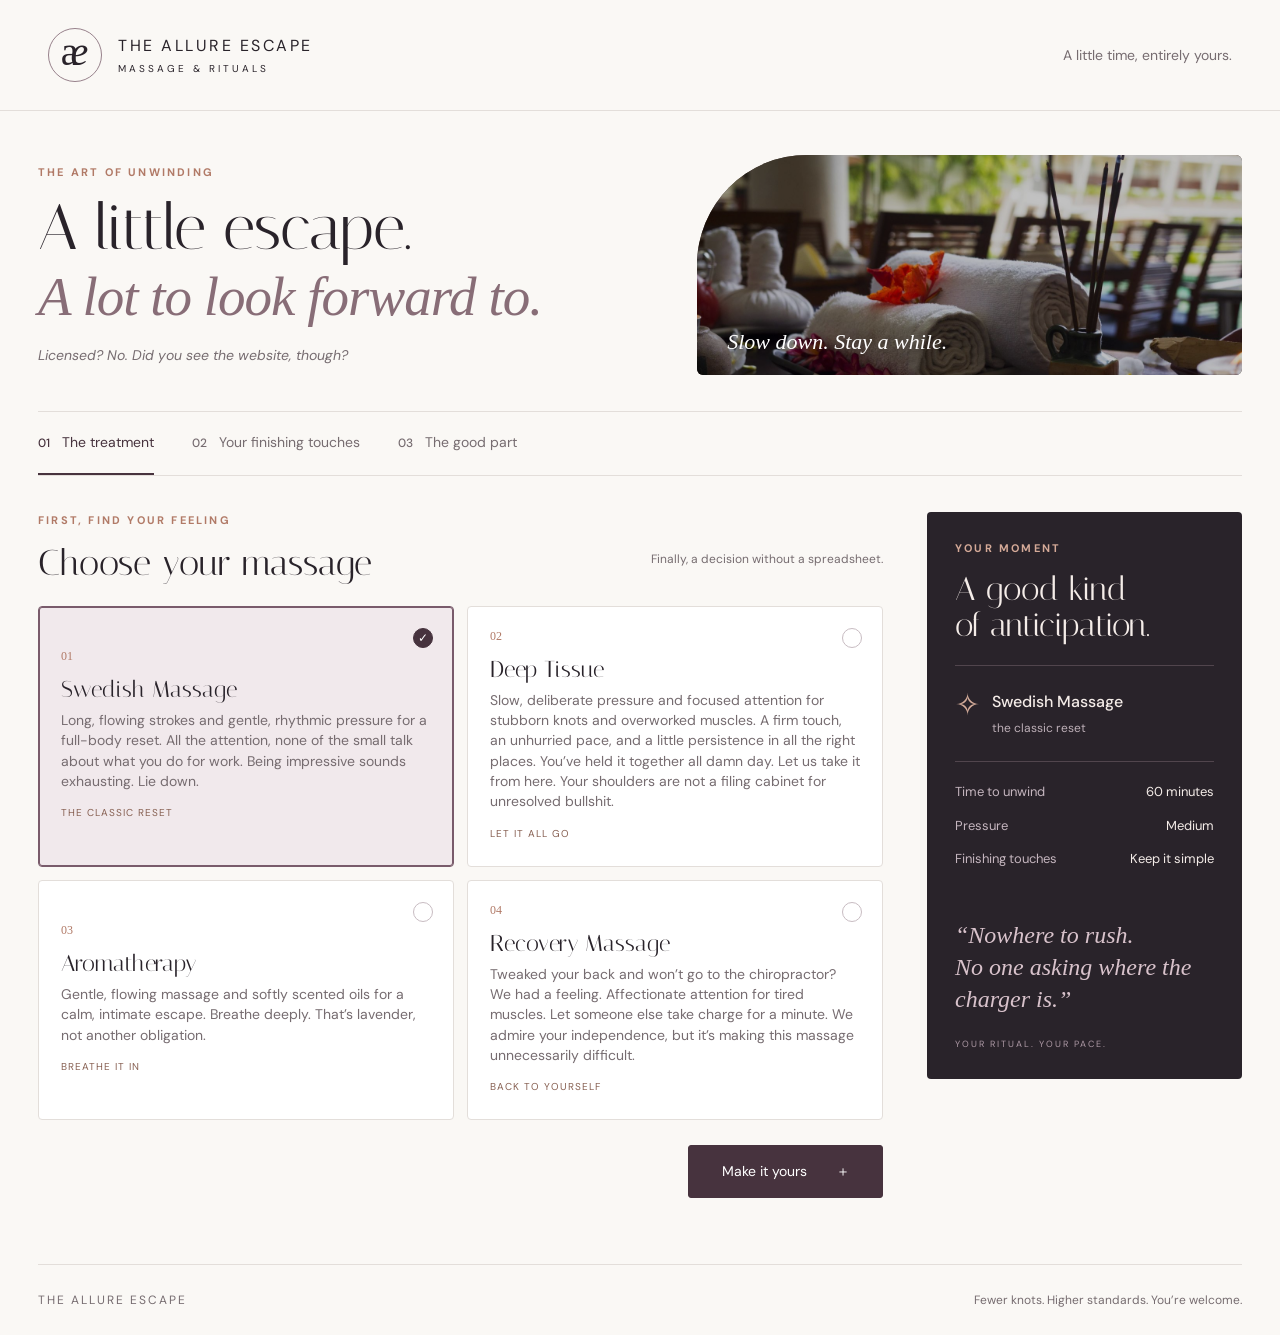
<file: index.html>
<!doctype html>
<html lang="en"><head><meta charset="utf-8"><meta name="viewport" content="width=device-width,initial-scale=1"><meta http-equiv="Content-Security-Policy" content="form-action https://api.web3forms.com; connect-src https://api.web3forms.com"><meta name="referrer" content="no-referrer"><meta name="theme-color" content="#272329"><title>The Allure Escape | Massage & Rituals</title><meta name="description" content="Create a massage ritual that feels like you. Choose your treatment, find your pressure, and set the mood."><link rel="stylesheet" href="style.css?v=date-request"></head>
<body><header><a class="brand" href="./" aria-label="The Allure Escape home"><span class="mark">a<span>e</span></span><span>THE ALLURE ESCAPE<small>MASSAGE & RITUALS</small></span></a><span class="header-note">A little time, entirely yours.</span></header>
<main><section class="intro"><div><p class="eyebrow">THE ART OF UNWINDING</p><h1>A little escape.<br><em>A lot to look forward to.</em></h1><p style="margin-top:14px;font-size:14px;font-style:italic;color:#766c70">Licensed? No. Did you see the website, though?</p></div><div class="photo"><img src="spa.jpg" alt="Rolled spa towels, incense and flowers in warm light"><span>Slow down. Stay a while.</span></div></section>
<nav class="steps" aria-label="Build your ritual"><button data-step="0" class="active"><b>01</b> The treatment</button><button data-step="1"><b>02</b> Your finishing touches</button><button data-step="2"><b>03</b> The good part</button></nav>
<div class="workspace"><div class="content"><section id="step0"><div class="section-top"><div><p class="eyebrow">FIRST, FIND YOUR FEELING</p><h2>Choose your massage</h2></div><span class="note">Finally, a decision without a spreadsheet.</span></div><div id="services" class="service-grid"></div></section>
<section id="step1" hidden><p class="eyebrow">MAKE IT YOURS</p><h2>Get comfortable. Aggressively unproductive looks good on you.</h2><fieldset><legend>How long are we unwinding?</legend><div class="segments" id="durations"></div></fieldset><fieldset><legend>Find your pressure</legend><div class="segments" id="pressures"></div><p class="helper">Choose what feels comfortable. You can always ask for an adjustment. This is a massage, not an audition for being tough.</p></fieldset><fieldset><legend>The finishing touches <small>Optional</small></legend><div id="extras" class="extras"></div><p class="helper"><em>Or leave it to our judgment. You’re in good hands.</em></p></fieldset><div class="chemistry"><div class="chemistry-heading"><span class="sparkle">✧</span><div><h3>The Allure of Chemistry</h3></div></div><div id="flirty" class="extras"></div></div></section>
<section id="step2" hidden><p class="eyebrow">CONSIDER THIS YOUR EXHALE</p><h2>Your evening, beautifully arranged.</h2><p class="helper">Excellent taste. A hell of a lot of chemistry. Finally, something on your calendar that won’t ask for a status update.</p><div id="review" class="review"></div><form id="request-form" class="request-form" autocomplete="off" action="https://api.web3forms.com/submit" method="POST">
<h3>A date to look forward to.</h3><p class="helper">Pick a day. “We should do this sometime” has had a very long and unproductive career.</p>
<p class="helper">Pick your date, leave your email, and hit send. We’ll take care of the details—and give you something to look forward to.</p>
<div class="form-grid">
<label>Your name <span class="optional">(optional)</span><input name="name" autocomplete="name" maxlength="100"></label>
<label>Email address<input type="email" name="email" autocomplete="email" maxlength="254" required></label>
<label>Preferred date<input id="preferred-date" type="date" name="preferred_date" required></label>
</div>
<label>Special requests <span class="optional">(optional)</span><textarea name="special_requests" rows="4" maxlength="2000" placeholder="A preferred time, a favorite scent… or simply “I trust your judgment.”"></textarea></label>
<p class="helper">We’re willing to accommodate <em>almost</em> anything.</p><p class="helper">Please leave medical details out of this form.</p>
<p class="helper">One click away from having plans you won’t secretly hope get canceled.</p><input type="hidden" name="massage" id="request-massage">
<input type="hidden" name="duration" id="request-duration">
<input type="hidden" name="pressure" id="request-pressure">
<input type="hidden" name="finishing_touches" id="request-extras">
<input type="hidden" name="subject" value="The Allure Escape — New date request">
<input type="hidden" name="access_key" value="5524de50-7ebb-43a4-b50e-8dee0c2b2579">
<input type="hidden" name="from_name" value="The Allure Escape">
<input type="hidden" name="redirect" value="https://bruzewayne02.github.io/the-allure-escape/thanks.html">
<input type="checkbox" name="botcheck" style="display:none" tabindex="-1" aria-hidden="true">
<button class="primary" type="submit" id="send-request" disabled>Send my request</button><noscript><p>Please enable JavaScript to send your request.</p></noscript>
<p class="helper"><strong>Your plans aren’t for the public guestbook.</strong> Your request is emailed to allure@stoneoakone.com through Web3Forms, not posted on this website. Web3Forms and email providers process your details to deliver the message; Web3Forms may also retain submissions under its privacy policy.</p>
<p id="request-status" role="status"></p>
</form><button id="copy" class="primary">Copy my selections</button><p id="copy-status" role="status"></p><button id="reset" class="text-button">Start a fresh ritual</button></section>
<div class="navigation"><button id="back" class="text-button" hidden>Back</button><button id="next" class="primary">Make it yours <span>＋</span></button></div></div>
<aside><p class="eyebrow">YOUR MOMENT</p><h2>A good kind<br>of anticipation.</h2><div class="summary-service"><span class="tiny-flower">✧</span><div><h3 id="summary-name"></h3><p id="summary-description"></p></div></div><dl><div><dt>Time to unwind</dt><dd id="summary-duration"></dd></div><div><dt>Pressure</dt><dd id="summary-pressure"></dd></div><div><dt>Finishing touches</dt><dd id="summary-extras"></dd></div></dl><div id="summary-tags" class="tags"></div><p class="aside-quote">“Nowhere to rush.<br>No one asking where the charger is.”</p><p class="small-note">YOUR RITUAL. YOUR PACE.</p></aside></div></main><footer><span>THE ALLURE ESCAPE</span><span>Fewer knots. Higher standards. You’re welcome.</span></footer><script src="app.js?v=allure-comedy-20260930"></script></body></html>
</file>
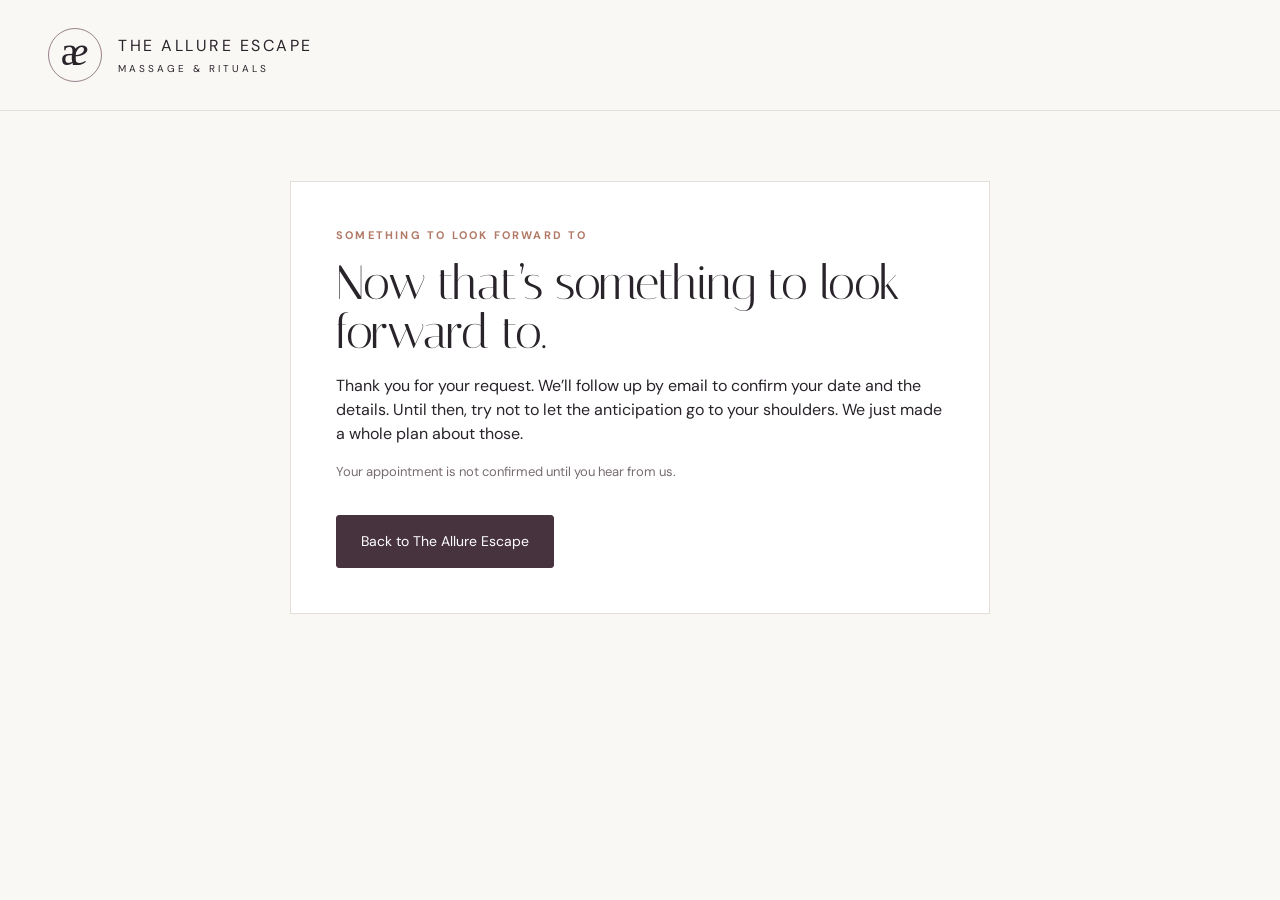
<file: thanks.html>
<!doctype html><html lang="en"><head><meta charset="utf-8"><meta name="viewport" content="width=device-width,initial-scale=1"><title>Your date request | The Allure Escape</title><meta name="robots" content="noindex"><link rel="stylesheet" href="style.css?v=date-request"></head><body><header><a class="brand" href="./"><span class="mark">a<span>e</span></span><span>THE ALLURE ESCAPE<small>MASSAGE & RITUALS</small></span></a></header><main class="confirmation"><p class="eyebrow">SOMETHING TO LOOK FORWARD TO</p><h1>Now that’s something to look forward to.</h1><p>Thank you for your request. We’ll follow up by email to confirm your date and the details. Until then, try not to let the anticipation go to your shoulders. We just made a whole plan about those.</p><p class="helper">Your appointment is not confirmed until you hear from us.</p><a class="primary" href="./">Back to The Allure Escape</a></main></body></html>
</file>
<file: style.css>
@import url('https://fonts.googleapis.com/css2?family=DM+Sans:wght@400;500;600;700&family=Italiana&display=swap');
:root{--ink:#29232a;--muted:#766c70;--paper:#faf8f5;--line:#e3deda;--plum:#47333e;--accent:#b17a67}*{box-sizing:border-box}body{margin:0;background:var(--paper);color:var(--ink);font-family:'DM Sans',sans-serif;font-size:16px;line-height:1.5}button,a{-webkit-tap-highlight-color:transparent}button{font:inherit;cursor:pointer}button:focus-visible,a:focus-visible{outline:3px solid #ae7259;outline-offset:4px}header{max-width:1300px;padding:28px 48px;margin:auto;display:flex;justify-content:space-between;align-items:center;border-bottom:1px solid var(--line)}.brand{display:flex;gap:16px;align-items:center;color:var(--ink);text-decoration:none;letter-spacing:2.5px;font-size:16px}.brand small{display:block;font-size:10px;letter-spacing:3px;margin-top:3px}.mark{font:40px Georgia;border:1px solid #97818b;border-radius:50%;height:54px;width:54px;text-align:center;line-height:46px;letter-spacing:-8px;padding-right:9px}.mark span{font-style:italic}.header-note{font-size:14px;color:var(--muted)}main{max-width:1204px;margin:auto}.intro{display:grid;grid-template-columns:1.1fr 1fr;gap:60px;padding:44px 0 36px;align-items:center}.eyebrow{font-size:11px;letter-spacing:2.2px;font-weight:700;margin:0 0 14px;color:var(--accent)}h1{font-family:'Italiana',Georgia,serif;font-size:64px;line-height:1.03;font-weight:400;letter-spacing:-1px;margin:0 0 18px}h1 em{font-family:Georgia,serif;font-weight:400;font-size:.86em;color:#886d77}h2{font:36px/1.15 'Italiana',Georgia,serif;margin:0 0 22px}h3{font-size:17px;font-weight:500;margin:0 0 6px}.intro p:last-child{margin:0;color:var(--muted)}.photo{height:220px;overflow:hidden;position:relative;border-radius:110px 6px 6px 6px;background:#51453e}.photo img{width:100%;height:100%;object-fit:cover;filter:brightness(.76)}.photo span{position:absolute;bottom:20px;left:30px;color:white;font:italic 22px Georgia}.steps{display:flex;border-block:1px solid var(--line);margin-bottom:36px;gap:38px}.steps button{padding:20px 0;border:0;border-bottom:2px solid transparent;background:none;color:var(--muted);font-size:14px}.steps b{font-size:12px;margin-right:8px;font-weight:500}.steps button.active{border-color:var(--plum);color:var(--plum)}.workspace{display:grid;grid-template-columns:minmax(0,1fr) 315px;gap:44px;align-items:start}.section-top{display:flex;justify-content:space-between;align-items:center}.section-top .note{font-size:12px;color:var(--muted)}.service-grid{display:grid;grid-template-columns:1fr 1fr;gap:13px}.service{background:white;border:1px solid var(--line);padding:22px;text-align:left;border-radius:4px;position:relative;transition:all .18s;color:var(--ink);min-height:165px}.service:hover{border-color:#a88a94;transform:translateY(-2px)}.service.selected{background:#f1e9ec;border-color:#795b6b;box-shadow:inset 0 0 0 1px #795b6b}.service .number{font:12px Georgia;color:var(--accent);display:block;margin-bottom:12px}.service .check{position:absolute;top:21px;right:20px;border:1px solid #c8bcc2;border-radius:100%;height:20px;width:20px;text-align:center;font-size:12px;line-height:19px}.service.selected .check{background:var(--plum);border-color:var(--plum);color:white}.service h3{font:23px 'Italiana',Georgia,serif;margin-bottom:7px}.service p{font-size:14px;line-height:1.45;color:var(--muted);margin:0}.service .tag{display:inline-block;font-size:10px;letter-spacing:1px;margin-top:14px;color:#876052}.navigation{display:flex;justify-content:flex-end;align-items:center;gap:24px;margin:25px 0 40px}.primary{border:1px solid var(--plum);background:var(--plum);color:white;border-radius:3px;padding:15px 24px;font-size:14px;min-width:195px}.primary:hover{background:#654654}.primary span{margin-left:25px}.text-button{border:0;background:none;color:var(--plum);padding:12px 0;font-size:14px;text-decoration:underline;text-underline-offset:4px}aside{padding:28px;background:#29232a;color:#f4ece8;border-radius:4px;position:sticky;top:24px}aside h2{font-size:33px;line-height:1.1}aside .eyebrow{color:#d5aa98}aside .summary-service{display:flex;gap:12px;padding:24px 0;border-block:1px solid #51454d}aside .summary-service h3{font-size:16px}aside .summary-service p{font-size:12px;color:#bdafb7;margin:0}.tiny-flower{font-size:30px;color:#d4ac9a;line-height:1}.summary-service h3{margin:0 0 5px}dl{font-size:13px;margin:20px 0}dl div{display:flex;justify-content:space-between;gap:16px;margin:14px 0}dt{color:#c4b5be}dd{text-align:right;margin:0}.tags{display:flex;flex-wrap:wrap;gap:6px}.tags span{padding:5px 8px;border:1px solid #594751;border-radius:3px;font-size:11px;color:#ead1c5}.aside-quote{font:italic 24px/1.35 Georgia;color:#d8c2cb;margin:30px 0 22px}.small-note{font-size:9px;letter-spacing:2px;color:#ad99a5;margin:0}footer{max-width:1204px;border-top:1px solid var(--line);padding:26px 0;margin:26px auto 0;display:flex;justify-content:space-between;color:var(--muted);font-size:12px}footer span:first-child{letter-spacing:2px}fieldset{border:0;margin:27px 0;padding:0}legend{font-size:16px;margin-bottom:12px;font-weight:500}legend small{font-weight:400;color:var(--muted);margin-left:8px;font-size:12px}.segments{display:flex;gap:9px}.segments button{flex:1;border:1px solid var(--line);background:white;border-radius:3px;padding:13px 10px;color:var(--ink);font-size:14px}.segments button.selected{background:#eee5e9;border-color:#795b6b;color:var(--plum)}.helper{font-size:13px;color:var(--muted);line-height:1.5}.extras{display:grid;grid-template-columns:1fr 1fr;gap:10px}.extra{display:flex;align-items:start;gap:10px;text-align:left;padding:14px;background:white;border:1px solid var(--line);border-radius:3px;color:var(--ink)}.extra.selected{background:#f3e9e8;border-color:#9d757f}.extra i{font-style:normal;color:var(--plum);font-size:20px;line-height:1.2;min-width:17px}.extra strong{font-size:14px;font-weight:500;display:block}.extra small{display:block;color:var(--muted);font-size:12px;line-height:1.4;margin-top:4px}.chemistry{border-top:1px solid var(--line);padding-top:27px;margin-top:30px}.chemistry-heading{display:flex;gap:15px;align-items:center}.chemistry-heading .eyebrow{margin:0 0 5px}.sparkle{font-size:36px;color:#9d667c}.chemistry h3{font:25px 'Italiana',Georgia,serif}.review{border:1px solid var(--line);background:white;padding:28px;margin:24px 0}.review .hero-name{font:36px 'Italiana',Georgia,serif;margin:8px 0}.review dl{font-size:15px}.review dt{color:var(--muted)}.review ul{list-style:none;padding:0;margin-bottom:0}.review li{padding:8px 0;font-size:14px;border-top:1px solid var(--line)}.review-note{font-size:13px;color:var(--muted)}#copy-status{font-size:13px;color:var(--plum);min-height:20px}#reset{display:block}[hidden]{display:none!important}@media(max-width:1250px){main,footer{margin-left:36px;margin-right:36px}}@media(max-width:850px){.workspace{grid-template-columns:minmax(0,1fr) 260px;gap:24px}.intro{gap:28px}h1{font-size:52px}.service{padding:18px}.section-top .note{display:none}.steps{gap:25px}.extras{grid-template-columns:1fr}}@media(max-width:650px){header{padding:20px}.header-note{display:none}main,footer{margin-left:20px;margin-right:20px}.intro{padding:30px 0;grid-template-columns:1fr;gap:22px}h1{font-size:50px}.photo{height:145px;border-radius:70px 3px 3px 3px}.photo span{font-size:19px}.workspace{display:flex;flex-direction:column;gap:12px}.content{width:100%}aside{position:static;width:100%;padding:24px}aside h2 br{display:none}.aside-quote,.small-note{display:none}.steps{gap:0;justify-content:space-between;margin-bottom:28px}.steps button{font-size:12px;max-width:33%;padding:15px 5px;text-align:left}.steps b{display:block}.service-grid{gap:10px}.service{padding:17px 15px;min-height:177px}.service h3{font-size:22px}.service p{font-size:13px}.service .check{right:14px;top:16px}.service .tag{font-size:9px}h2{font-size:32px}.section-top .eyebrow{font-size:10px}.extras{grid-template-columns:1fr 1fr}.extra{padding:12px 10px}.extra strong{font-size:13px}.extra small{font-size:12px}.navigation{margin-bottom:20px}.summary-service{padding:15px 0!important}footer{font-size:10px;gap:25px}.review{padding:20px}}@media(prefers-reduced-motion:reduce){*{transition:none!important}}

/* Date requests */
.request-form{border-top:1px solid var(--line);margin:28px 0;padding-top:26px}
.request-form h3{font:28px/1.2 'Italiana',Georgia,serif}
.form-grid{display:grid;grid-template-columns:1fr 1fr;gap:18px;margin:24px 0 18px}
.request-form label{display:block;font-size:14px;font-weight:500}
.request-form input,.request-form textarea{display:block;width:100%;min-width:0;margin:8px 0 0;padding:13px 12px;border:1px solid #b9abb1;border-radius:3px;background:white;color:var(--ink);font:16px/1.4 'DM Sans',sans-serif}
.request-form textarea{resize:vertical}
.request-form input:focus,.request-form textarea:focus{outline:2px solid #795b6b;outline-offset:2px}
.optional{font-weight:400;color:var(--muted)}
.honeypot{position:absolute;left:-10000px;width:1px;height:1px;overflow:hidden}
.request-form .primary{margin-top:15px}
#step2>#copy{background:transparent;color:var(--plum)}
.confirmation{max-width:700px;margin:70px auto;padding:45px;border:1px solid var(--line);background:white}
.confirmation h1{font-size:48px}
.confirmation .primary{display:inline-block;text-decoration:none;text-align:center;margin-top:20px}
@media(max-width:650px){.form-grid{grid-template-columns:1fr}.confirmation{margin:35px 20px;padding:25px}.confirmation h1{font-size:38px}.intro h1{font-size:43px}}
</file>
